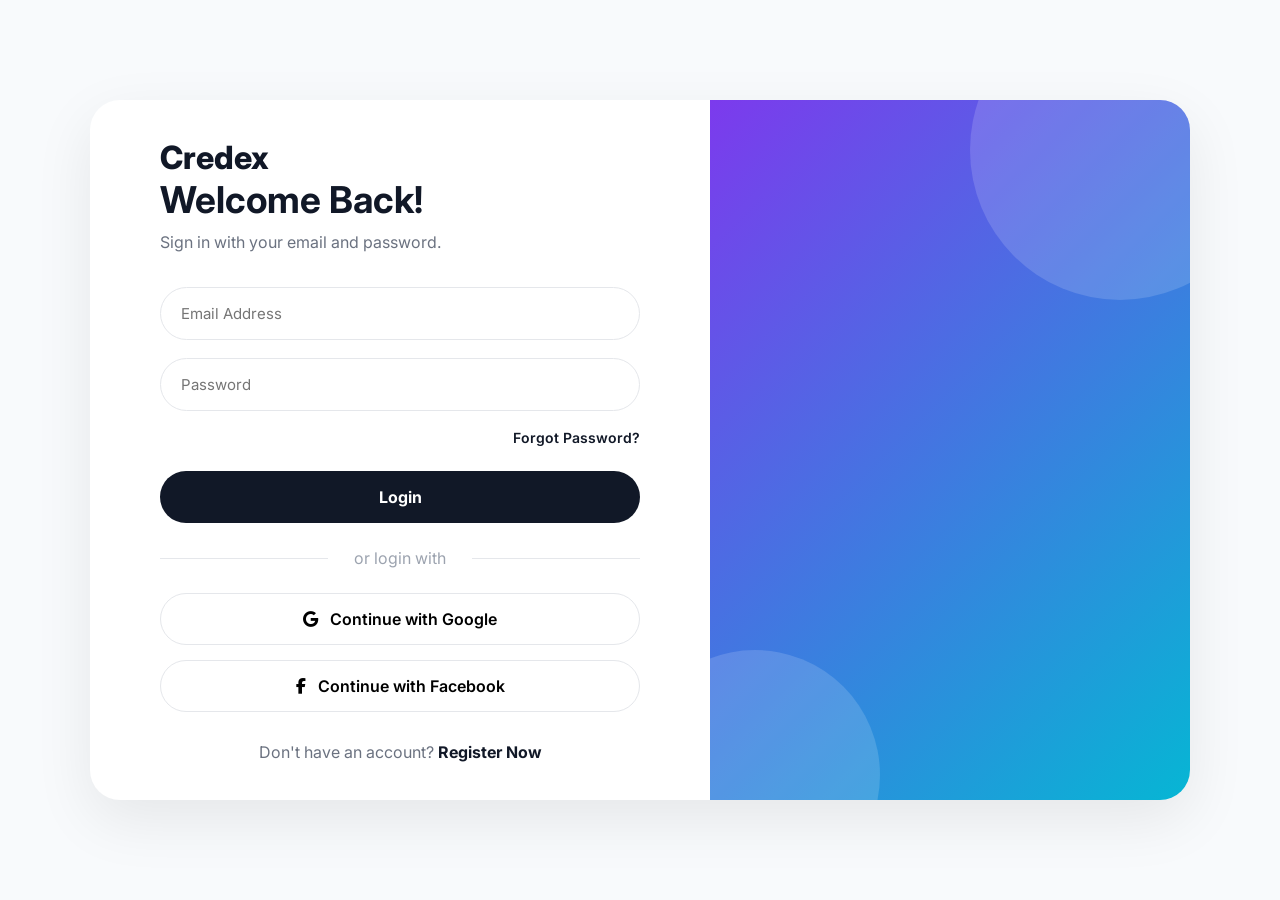
<file: Auth.html>
<!DOCTYPE html>
<html lang="en">
<head>
  <meta charset="UTF-8" />
  <meta name="viewport" content="width=device-width, initial-scale=1.0"/>
  <title>Credex Auth</title>

  <link rel="preconnect" href="https://fonts.googleapis.com">
  <link href="https://fonts.googleapis.com/css2?family=Inter:wght@400;500;600;700;800&display=swap" rel="stylesheet">
  <link rel="stylesheet" href="Auth.css">
  <link rel="stylesheet"
href="https://cdnjs.cloudflare.com/ajax/libs/font-awesome/6.5.1/css/all.min.css"/>
</head>
<body>

    <div class="container">

        <div class="left">

            <div class="logo">Credex</div>

            <form class="form active" id="loginForm">

            <h1>Welcome Back!</h1>
            <p class="subtitle">Sign in with your email and password.</p>

            <div class="input-box">
                <input type="email" placeholder="Email Address" required>
            </div>

            <div class="input-box">
                <input type="password" placeholder="Password" required>
            </div>

            <div class="row">
                <a href="#">Forgot Password?</a>
            </div>

            <button type="submit">Login</button>

            <div class="divider">or login with</div>

            <button type="button" class="social-btn">
                <i class="fa-brands fa-google"></i>
                Continue with Google
                </button>

                <button type="button" class="social-btn">
                <i class="fa-brands fa-facebook-f"></i>
                Continue with Facebook
                </button>

            <div class="switch">
                Don't have an account?
                <span onclick="switchForm()">Register Now</span>
            </div>

            </form>

            <form class="form" id="signupForm">

            <h1>Create Account</h1>
            <p class="subtitle">Join Credex and manage finances smarter.</p>

            <div class="input-box">
                <input type="text" placeholder="Full Name" required>
            </div>

            <div class="input-box">
                <input type="email" placeholder="Email Address" required>
            </div>

            <div class="input-box">
                <input type="password" placeholder="Create Password" required>
            </div>

            <div class="input-box">
                <input type="password" placeholder="Confirm Password" required>
            </div>

            <button type="submit">Create Account</button>

            <div class="switch">
                Already have an account?
                <span onclick="switchForm()">Login</span>
            </div>

            </form>

        </div>
        
            <div class="right">

                <div class="circle1"></div>
                <div class="circle2"></div>


            </div>

        </div>

        <script src="Auth.js"></script>
    </body>
</html>
</file>
<file: Auth.css>
*{
    margin:0;
    padding:0;
    box-sizing:border-box;
    font-family:'Inter',sans-serif;
}

body{
    min-height:100vh;
    background:#f8fafc;
    display:flex;
    justify-content:center;
    align-items:center;
    padding:20px;
}

.container{
    width:100%;
    max-width:1100px;
    height:700px;
    background:white;
    border-radius:30px;
    overflow:hidden;
    display:flex;
    box-shadow:0 20px 60px rgba(0,0,0,0.08);
}

.left{
    flex:1;
    padding:70px;
    display:flex;
    flex-direction:column;
    justify-content:center;
}

.logo{
    font-size:32px;
    font-weight:800;
    color:#111827;
}

.form{
    display:none;
    animation:fade .4s ease;
}

.form.active{
    display:block;
}

@keyframes fade{
    from{
    opacity:0;
    transform:translateY(15px);
    }
    to{
    opacity:1;
    transform:translateY(0);
    }
}

h1{
    font-size: 37px;
    color:#111827;
    margin-bottom:10px;
}

.subtitle{
    color:#6b7280;
    margin-bottom:35px;
}

.input-box{
    margin-bottom:18px;
    position:relative;
}

input{
    width:100%;
    padding:16px 20px;
    border-radius:30px;
    border:1px solid #e5e7eb;
    outline:none;
    font-size:15px;
    transition:.3s;
}

input:focus{
    border-color:#111827;
    box-shadow:0 0 0 4px rgba(17,24,39,0.08);
}

.row{
    display:flex;
    justify-content:flex-end;
    margin-bottom:25px;
    font-size:14px;
}

.row a{
    text-decoration:none;
    color:#111827;
    font-weight:600;   
}

.row a:hover{
    text-decoration: underline;
}

button{
    width:100%;
    padding:16px;
    border:none;
    border-radius:30px;
    background:#111827;
    color:white;
    font-size:16px;
    font-weight:700;
    cursor:pointer;
    transition:.3s;
}

button:hover{
    transform:translateY(-2px);
    opacity:.95;
}

.divider{
    text-align:center;
    margin:25px 0;
    color:#9ca3af;
    position:relative;
}

.divider::before,
.divider::after{
    content:'';
    position:absolute;
    width:35%;
    height:1px;
    background:#e5e7eb;
    top:50%;
}

.divider::before{
    left:0;
}

.divider::after{
    right:0;
}

.social-btn{
    width:100%;
    padding:15px;
    border:1px solid #e5e7eb;
    border-radius:30px;
    background:white;
    margin-bottom:15px;
    cursor:pointer;
    font-weight:600;
    transition:.3s;
    display:flex;
    align-items:center;
    justify-content:center;
    gap:12px;
    color: black;
}

.social-btn:hover{
    background-color:#F0F0F0;
}

.google i{
    color:#EA4335;
}

.facebook i{
    color:#1877F2;
}


.switch{
    margin-top:30px;
    text-align:center;
    color:#6b7280;
}

.switch span{
    color:#111827;
    font-weight:700;
    cursor:pointer;
}

.right{
    flex:1;
    background:linear-gradient(135deg,#7c3aed,#06b6d4);
    position:relative;
    overflow:hidden;
    display:flex;
    justify-content:center;
    align-items:center;
}

.circle1,
.circle2{
    position:absolute;
    border-radius:50%;
    background:rgba(255,255,255,0.15);
}

.circle1{
    width:300px;
    height:300px;
    top:-100px;
    right:-80px;
}

.circle2{
    width:250px;
    height:250px;
    bottom:-100px;
    left:-80px;
}

.card{
    width:280px;
    padding:25px;
    background:rgba(255,255,255,0.18);
    backdrop-filter:blur(10px);
    border-radius:24px;
    color:white;
    z-index:2;
}

.card h3{
    margin-bottom:10px;
    font-size:18px;
}

.amount{
    font-size:38px;
    font-weight:800;
    margin-bottom:20px;
}

.mini{
    display:flex;
    justify-content:space-between;
    font-size:14px;
    opacity:.9;
}

@media(max-width:900px){

    .container{
    flex-direction:column;
    height:auto;
    }

    .right{
    display:none;
    }

    .left{
    padding:40px 25px;
    }

    h1{
    font-size:40px;
    }

}
</file>
